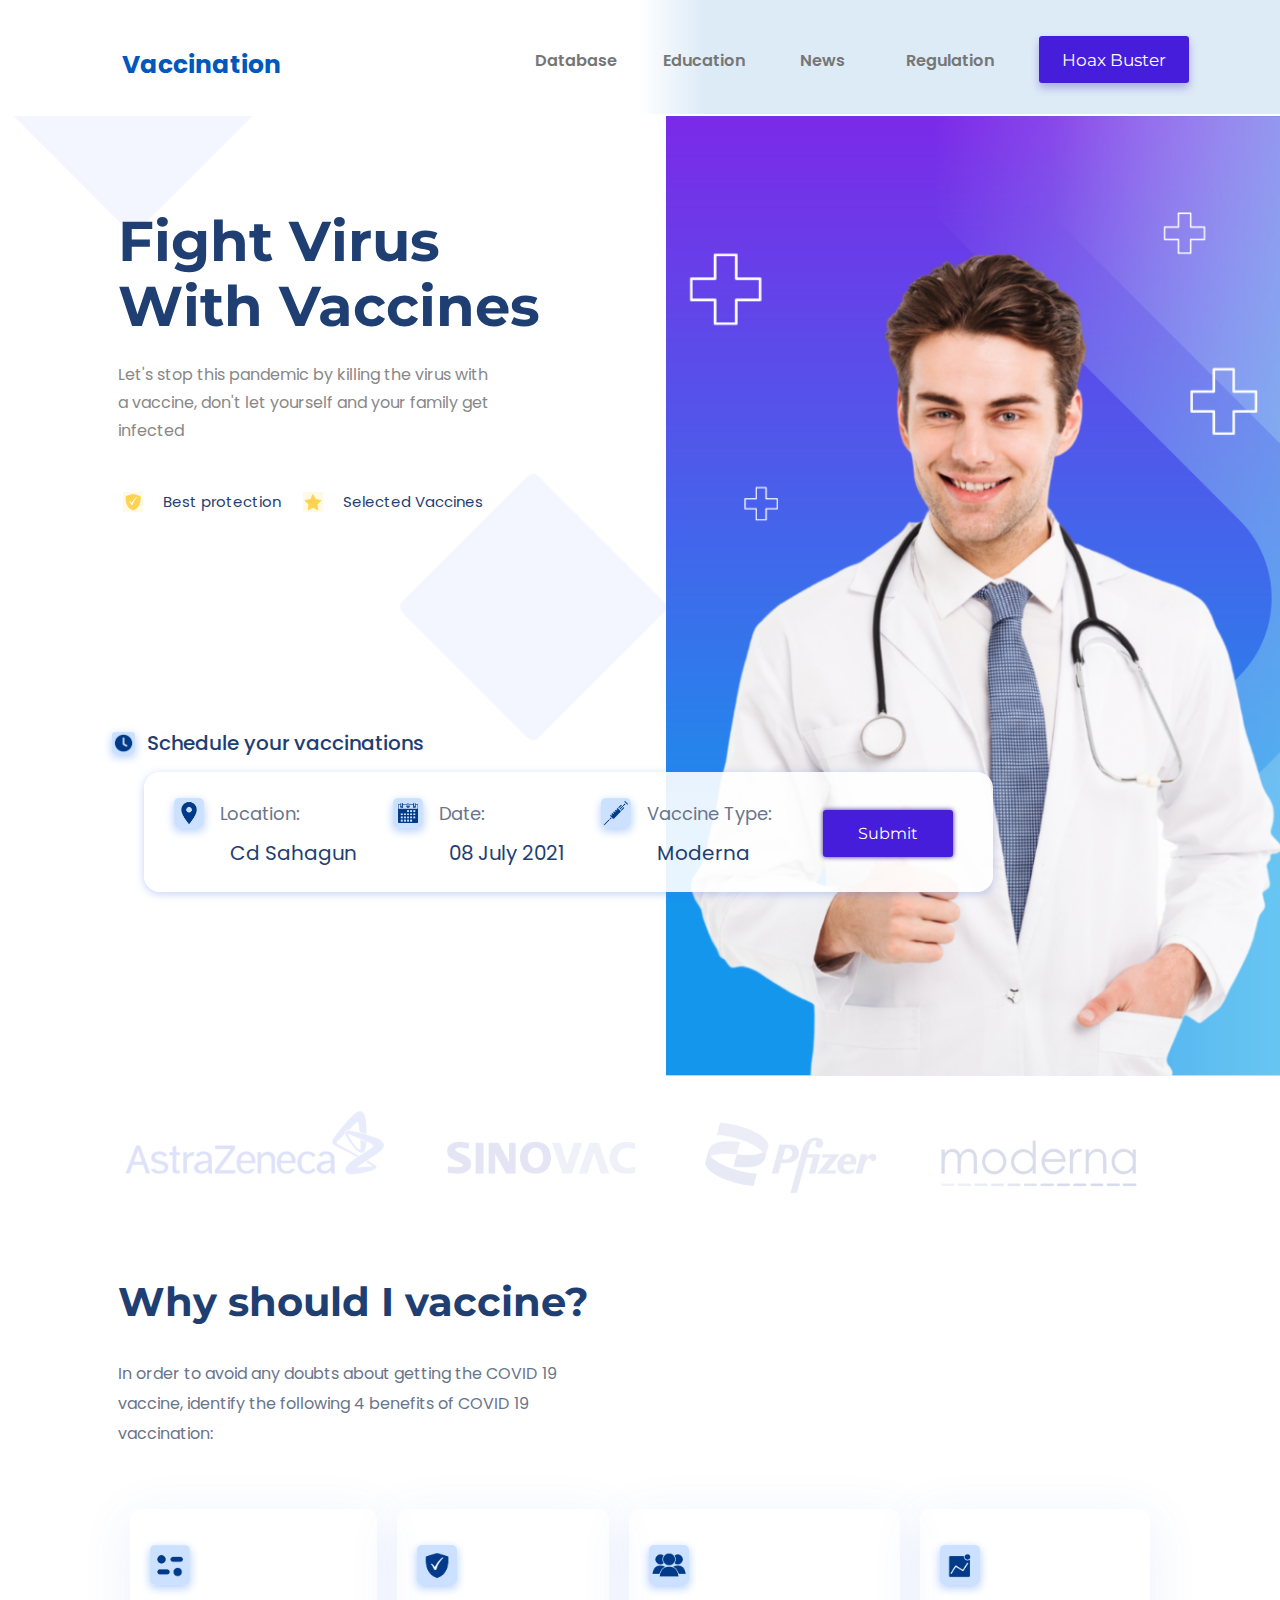
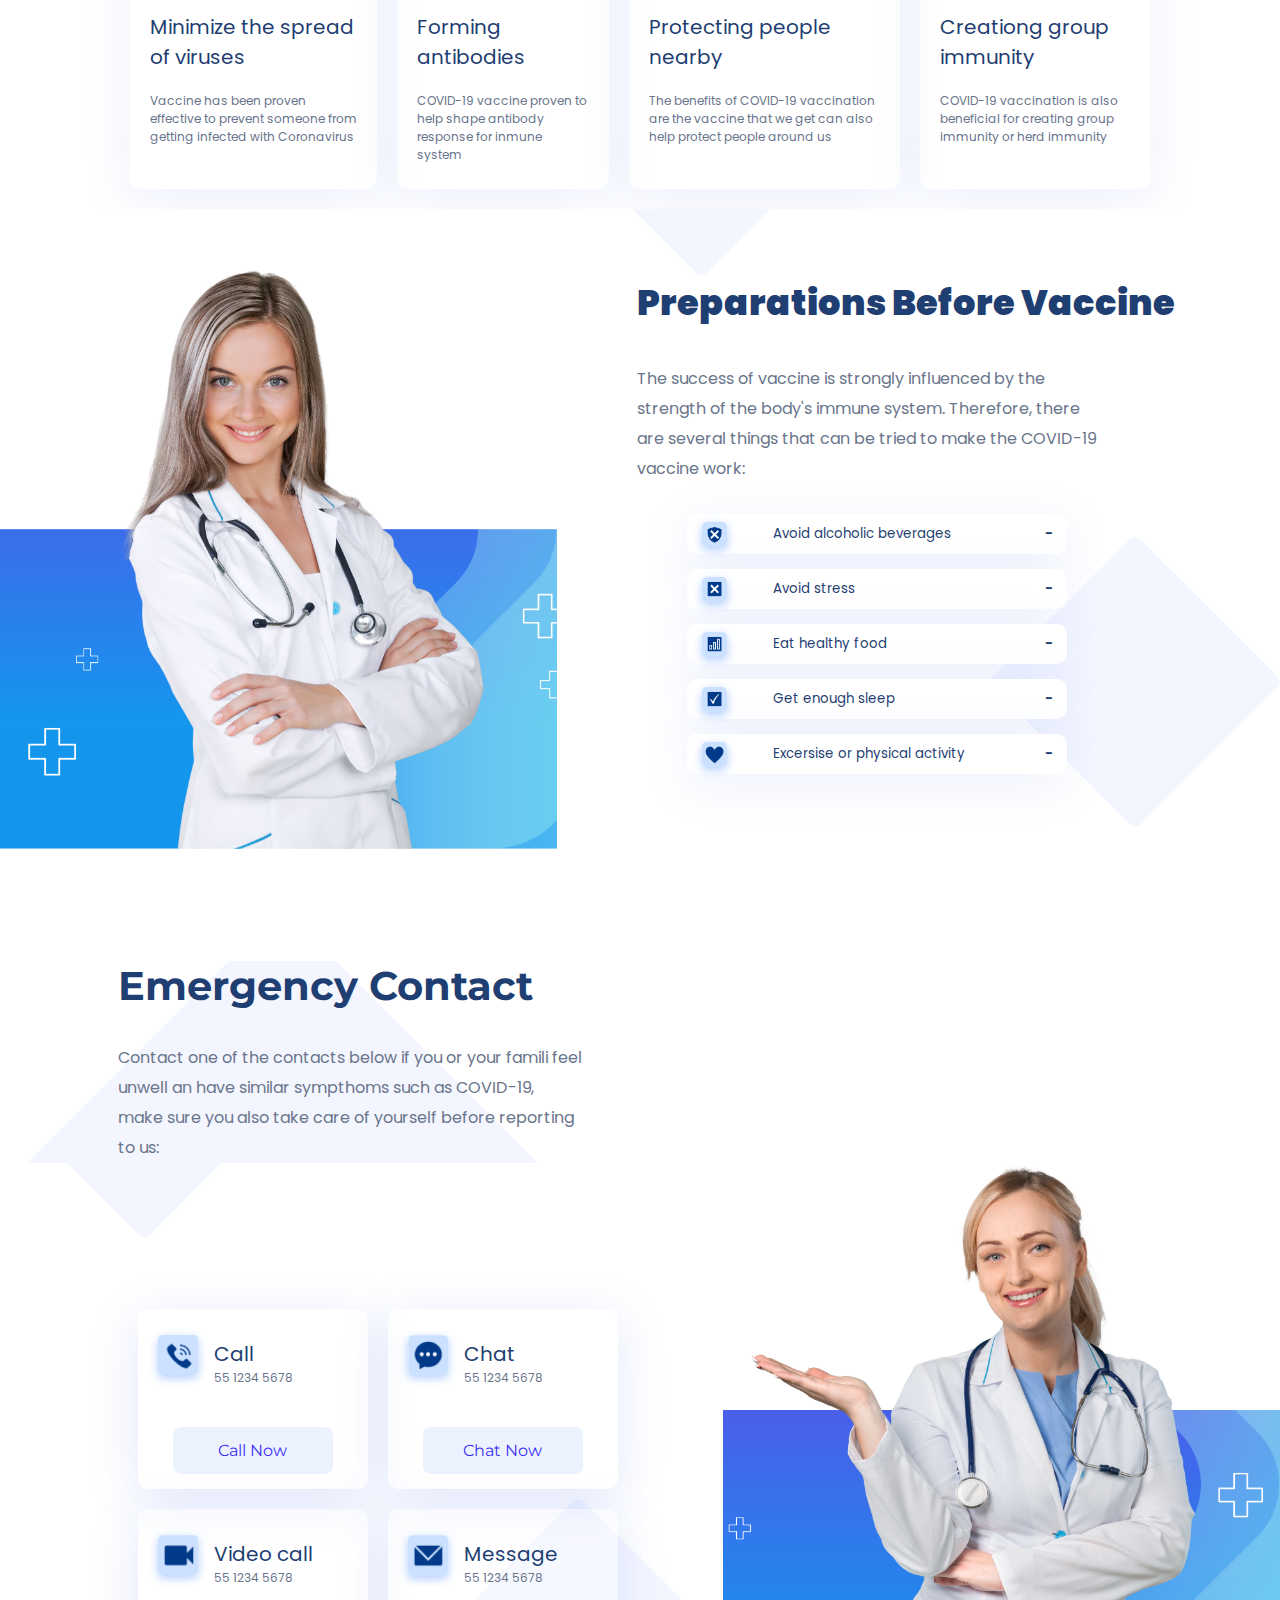
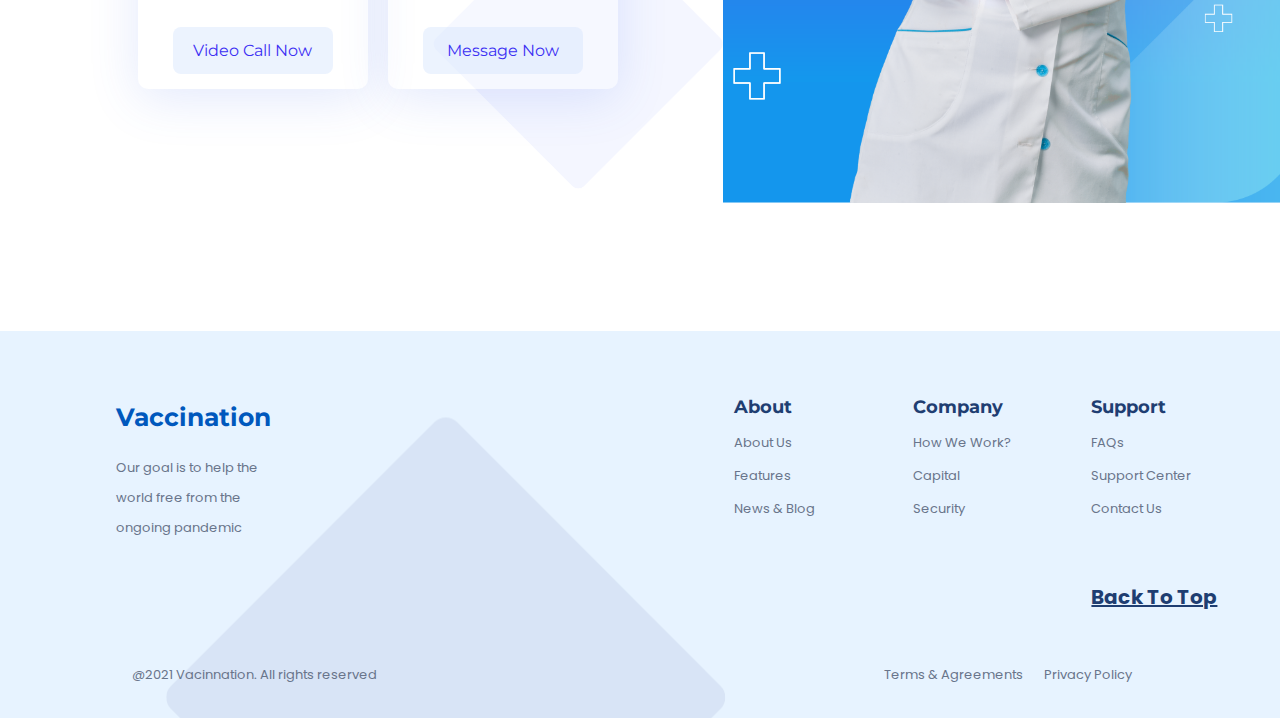
<file: 03 - CSS/index.html>
<!DOCTYPE html>
<html lang="en">
<head>
    <meta charset="UTF-8">
    <meta http-equiv="X-UA-Compatible" content="IE=edge">
    <meta name="viewport" content="width=device-width, initial-scale=1.0">
    <link rel="stylesheet" href="style.css" type="text/css">
    <link rel="preconnect" href="https://fonts.googleapis.com">
    <link rel="preconnect" href="https://fonts.gstatic.com" crossorigin>
    <link href="https://fonts.googleapis.com/css2?family=Montserrat:wght@600;700&family=Poppins:wght@500;600;700&family=Roboto:wght@500&display=swap" rel="stylesheet">
    <title>Vacuna Web</title>
</head>
<body>

    <div class="header" name="header">
        <div class="Vaccination"><p class="vac"><b>Vaccination</b> </p></div>
        <div class="Database he"><p class="fo">Database</p></div>
        <div class="Education he"><p class="fo">Education</p></div>
        <div class="New he"><p class="fo">News</p></div>
        <div class="Regulation he"><p class="fo">Regulation</p></div>
        <div class="Buster"><p class="fbox">Hoax Buster</p></div>
    </div>

    <section class="first">
        <div class="c-izq">
            <h2>Fight Virus With Vaccines</h2>
            <p class="cit">Let's stop this pandemic by killing the virus with a vaccine, don't let yourself and your family get infected </p>
            <div class="etiq">
                <p class="shield"><img src="assets/shield.png" alt="shield" width="20px" class="ss"> Best protection</p>
                <p class="star"><img src="assets/star.png" alt="shield" width="20px" class="ss">Selected Vaccines</p>
            </div>
        </div>
        <div class="c-der"></div>
    </section>

    <section class="schedule">
        <img src="assets/clock.png" alt="clock" width="23px" class="cl">
        <p class="clock">Schedule your vaccinations</p>
    </section>

    <section class="banner">
        <img src="assets/loc.png" alt="location" width="30px" class="loc ban">
        <div>
        <p class="loca">Location: <p class="jak">Cd Sahagun</p></p></div>
        <img src="assets/date.png" alt="date" width="30px" class="dat ban">
        <div>
        <p class="date">Date: <p class="jul">08 July 2021</p></p></div>
        <img src="assets/vac.png" alt="vactype" width="30px" class="typ ban">
        <div>

        <p class="type">Vaccine Type: <p class="mod">Moderna</p></p></div>
        <div> 
            <p class="bansub">Submit</p>
        </div>
    </section>

    <section class="typesof">
        <img src="assets/typesvac.png" alt="typesOfVac" width="1150px">
    </section>

    <section class="why">
        <h2>Why should I vaccine?</h2>
        <p>In order to avoid any doubts about getting the COVID 19 vaccine, identify the following 4 benefits of COVID 19 vaccination:</p>
    </section>

    <section class="topping">
        <div class="minimize hov">
            <img src="assets/bmin.png" alt="bshiel" width="40px" class="loc">
            <p class="topti">Minimize the spread of viruses</p>
            <p class="topp">Vaccine has been proven effective to prevent someone from getting infected with Coronavirus</p>
        </div>
        <div class="forming hov">
            <img src="assets/bshield.png" alt="bshiel" width="40px" class="loc">
            <p class="topti">Forming antibodies</p>
            <p class="topp">COVID-19 vaccine proven to help shape antibody response for inmune system</p>
        </div>
        <div class="protect hov">
            <img src="assets/bgroup.png" alt="bgroup" width="40px" class="loc">
            <p class="topti">Protecting people nearby</p>
            <p class="topp">The benefits of COVID-19 vaccination are the vaccine that we get can also help protect people around us</p>
        </div>
        <div class="creati hov">
            <img src="assets/bcre.png" alt="bcre" width="40px" class="loc">
            <p class="topti">Creationg group immunity</p>
            <p class="topp">COVID-19 vaccination is also beneficial for creating group immunity or herd immunity</p>
        </div>
    </section>

    <section class="second">
        <div class="s-izq"></div>
        <div class="s-der">
            <p class="prepa"><b>Preparations Before Vaccine</b> </p>
            <p class="succ">The success of vaccine is strongly influenced by the strength of the body's immune system. Therefore, there are several things that can be tried to make the COVID-19 vaccine work:</p>
            <div class="acco">

                <button class="collapsible acordeon active hov">
                    <img src="assets/sshield.png" alt="sshield" width="25px" class="simg">
                    <p>Avoid alcoholic beverages</p>
                </button>
                <div class="content"><p> Drinking alcohol could contribute to the weakening of the immune system and alter or interfere with the response of the vaccine against the coronavirus or its different strains.</p></div>
        
                <button class="collapsible acordeon active hov">
                    <img src="assets/stach.png" alt="sshield" width="25px" class="simg">
                    <p>Avoid stress</p>
                </button>
                <div class="content"><p>Stress has profound effect on immune work. Moreover, prolonged stress can increase cortisol production and oxidative stress in the body.</p></div>

                <button class="collapsible acordeon active hov">
                    <img src="assets/sstad.png" alt="sstad" width="25px" class="simg">
                    <p>Eat healthy food</p>
                </button>
                <div class="content"><p>Avoid processed junk, refined sugars (including artificial sweeteners), dairy, refined grains, vegetable oils, dairy, alcohol and fried foods.</p></div>

                <button class="collapsible acordeon active hov">
                    <img src="assets/spal.png" alt="spal" width="25px" class="simg">
                    <p>Get enough sleep</p>
                </button>
                <div class="content"><p>Sleep can increase the effectiveness of COVID-19 vaccines.</p></div>

                <button class="collapsible acordeon active hov">
                    <img src="assets/sheart.png" alt="sshield" width="25px" class="simg">
                    <p>Excersise or physical activity</p>
                </button>
                <div class="content"><p>Regular physical exercise is beneficial for the body and mind. May reduce the risk of diseases that can increase vulnerability to COVID-19.</p></div>
            </div>
        </div>
    </section>


    <section class="swhy">
        <h2>Emergency Contact</h2>
        <p>Contact one of the contacts below if you or your famili feel unwell an have similar sympthoms such as COVID-19, make sure you also take care of yourself before reporting to us:</p>
    </section>

    <section class="tercer">
        <div class="t-izq">
            <div class="contact">
                <div class="thov">
                    <div class="tertop">
                        <img src="assets/tpho.png" alt="messenger" width="40px" class="loc">
                        <div><p class="tt">Call <p class="ts">55 1234 5678</p></p></div>
                    </div>
                    <p class="now">Call Now</p>
                </div>

                <div class="thov">
                    <div class="tertop">
                        <img src="assets/tmes.png" alt="messenger" width="40px" class="loc">
                        <div><p class="tt">Chat <p class="ts">55 1234 5678</p></p></div>
                    </div>
                    <p class="now">Chat Now</p>
                </div>

                <div class="thov">
                    <div class="tertop">
                        <img src="assets/tvid.png" alt="messenger" width="40px" class="loc">
                        <div><p class="tt">Video call <p class="ts">55 1234 5678</p></p></div>
                    </div>
                    <p class="now">Video Call Now</p>
                </div>

                <div class="thov">
                    <div class="tertop">
                        <img src="assets/tmail.png" alt="messenger" width="40px" class="loc">
                        <div><p class="tt">Message <p class="ts">55 1234 5678</p></p></div>
                    </div>
                    <p class="now">Message Now</p>
                </div>
            </div>
        </div>


        <div class="t-der"></div>
    </section>

    <section class="footer">
        <div class="firstfoot">
            <div class="vacin">
                <h2 class="vacun">Vaccination</h2>
                <p class="our">Our goal is to help the world free from the ongoing pandemic</p>
            </div>

            <div>
                <h2 class="f-der">About</h2>
                <p class="dour">About Us</p>
                <p class="dour">Features</p>
                <p class="dour">News & Blog</p>
            </div>

            <div>
                <h2 class="f-der">Company</h2>
                <p class="dour">How We Work?</p>
                <p class="dour">Capital</p>
                <p class="dour">Security</p>
            </div>

            <div>
                <h2 class="f-der">Support</h2>
                <p class="dour">FAQs</p>
                <p class="dour">Support Center</p>
                <p class="dour">Contact Us</p>
                <br><br>
                <a href="#" class="our back"><b> Back To Top</b></a>
            </div>
        </div>
        <div class="secondfoot">
            <p class="fdour sf">@2021 Vacinnation. All rights reserved</p>
            <p class="fdour sf">Terms & Agreements &nbsp;&nbsp;&nbsp;&nbsp;&nbsp; Privacy Policy</p>
        </div>
    </section>
<script>
var coll = document.getElementsByClassName("collapsible");
var i;
for (i = 0; i < coll.length; i++) {
  coll[i].addEventListener("click", function() {
    this.classList.toggle("active");
    var content = this.nextElementSibling;
    if (content.style.maxHeight){
      content.style.maxHeight = null;
    } else {
      content.style.maxHeight = content.scrollHeight + "px";
    } 
  });
}
</script>

</body>
</html>
</file>
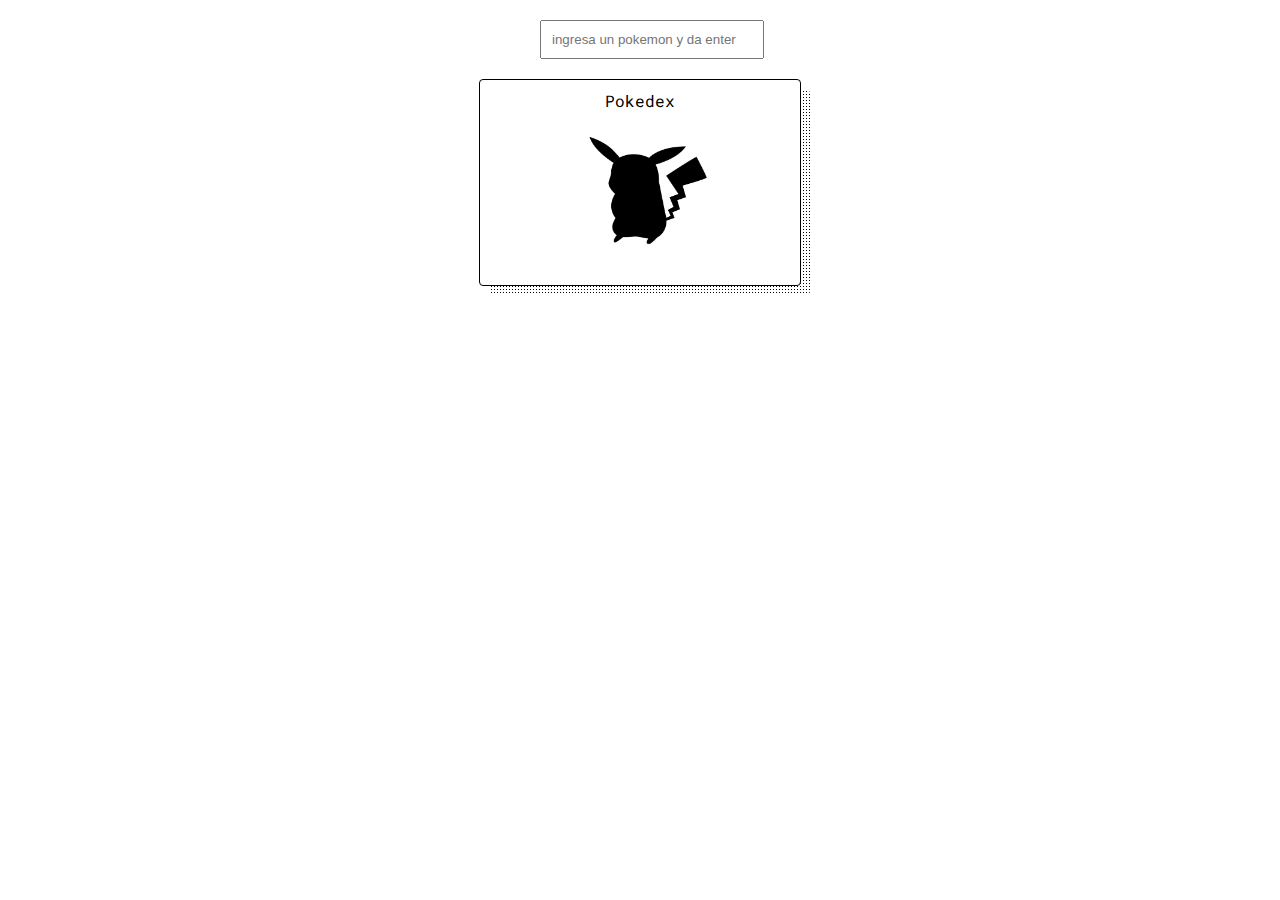
<file: 04 - JS/Pokedex/index.html>
<!DOCTYPE html>
<html lang="en">

<head>
    <meta charset="UTF-8">
    <meta http-equiv="X-UA-Compatible" content="IE=edge">
    <meta name="viewport" content="width=device-width, initial-scale=1.0">
    <title>Pokedex</title>

    <!--Icono de mi pagina web-->
    <link rel="shortcut icon" href="https://cdn.icon-icons.com/icons2/850/PNG/128/Pokeball_icon-icons.com_67448.png" type="image/x-icon">

    <!--Font Styles-->
    <link href="https://fonts.googleapis.com/css2?family=Roboto+Mono&display=swap" rel="stylesheet">
    <!--Scripts js-->
    <script src="js/script.js" type="text/javascript" defer></script>
    <!--Ojas de estilos css-->
    <link href="css/styles.css" rel="stylesheet" />
    <!--nombre del sitio web para mostrar al comparir url-->
    <meta property="og:site_name" content="Pokedex" />
    <!--titulo del sitio web al compartir el url-->
    <meta name="title" content="Pokedex">
    <!--descripcion del sitio-->
    <meta name="description" content="Hola Bienvenido!!, Aquí aprenderás muchas cosas nuevas respecto a los pokemones">
    <!--tags del sitio-->
    <meta data-react-helmet="true" name="keywords" content="Microsoft, tienda, productos,
    compatibilidad, Xbox One, Xbox 360, juegos, juegos en Windows, Xbox Live, entretenimiento,
    Star Wars™ Battlefront™, Xbox, comprar, disponible próximamente, nuevo, oferta, paquete,
    paquete Xbox One S Battlefield 1 Edición Especial, Edición Deluxe de suscriptor temprano, 
    1&nbsp;TB, accesorios, consolas, Gears of War 4, reservar, NFL en Xbox, NFL, NFL, 
    sistema de entretenimiento 4K, aficionados de la NFL, jugar, la más confiable, red de juegos, 
    compatibilidad con versiones anteriores, Xbox Play Anywhere, comunidad, PC Windows 10, juegos de Xbox 360, 
    características avanzadas, accesorios para Xbox, Xbox Design Lab, personalizar, Control inalámbrico Xbox, 
    color, Control inalámbrico Xbox Elite, Gears of War 4 Edición Limitada, 
    Auriculares estéreo Fuerzas armadas de edición especial para Xbox One, 
    diseña el tuyo, canjear código, eventos, Xbox Wire, ofertas, ofertas especiales">
    <!--tags del sitio-->
    <meta name="keywords" content="tech mex, java, microsoft, devops, java, python, Mysql, software, gaming, developer, course, ingeniero, youtube">
    <!--miniatura de la pagina-->
    <meta property="og:image" content="https://static.posters.cz/image/750/posters/pokemon-eevee-i32673.jpg">
    <meta property="og:image:width" content="1200">
    <meta property="og:image:height" content="630">
    <!--miniatura-->
    <link rel="image_src" href="https://static.posters.cz/image/750/posters/pokemon-eevee-i32673.jpg">

</head>

<body>
    <!--form to shear a pokemon-->
    <form action="" onsubmit="searchPokemon(event)">
        <input type="text" name="pokemon" autocomplete="off" required placeholder="ingresa un pokemon y da enter">

    </form>
    <!--carta de datos del pokemon-->
    <div data-poke-card class="poke-card">
        <div data-poke-name>Pokedex</div>
        <!--imagen para casos de // no encontrar pokemon-->
        <div data-poke-img-container class="img-container">
            <img data-poke-img class="poke-img" src="img/poke-shadow.png" />
        </div>
        <div data-poke-id></div>
        <div data-poke-types class="poke-types"></div>
        <div data-poke-stats class="poke-stats"></div>
    </div>
</body>

</html>
</file>
<file: 03 - CSS/style.css>
*{
    font-family: 'Poppins', sans-serif;
}
html{
    cursor: default;
}

body{
    margin: 0;
    
    
}

.header {
    background: linear-gradient(90deg, rgba(252, 252, 252, 0) 49.9%, rgb(221, 235, 247) 55%);
    height: 90px;
    display: grid;
    grid-template-columns: 4fr 1fr 1fr 1fr 1fr 2fr;
    grid-template-rows: 80px;
    text-align: center;
    padding-top: 24px;
}

.Vaccination{
    font-size: 30px;
    color: rgb(0, 88, 189);
    text-align: left;
}
.vac{
    font-family: 'Montserrat', sans-serif;
    margin: 22px;
    margin-left: 122px;
    font-size: 25px;
}

.he{
    font-weight: 600;
    margin-top: 8px;
    color: rgb(119, 118, 118);
    font-size: 13.5px;
}

.New, .Regulation{
    padding-right: 20px;
}

.fo{
    font-size: larger;
}

.fo:hover{
    cursor: pointer;
    color: #1f3e72;
    transform: scale(1.05,1.05);
    transition: .02s;
}

.fbox{
    font-family: 'Montserrat', sans-serif;
    background-color: rgb(70, 29, 218);
    color: white;
    width: 150px;
    height: 47px;
    display: flex;
    justify-content: center;
    align-items: center;
    border-radius: 3px;
    margin-left: 15px;
    box-shadow: 0px 5px 8px rgba(56, 30, 173, 0.3);
    font-size: 17px;
    margin-top: 12px;
}

.fbox:hover{
    transform: scale(1.05,1.05);
    box-shadow: 0px 2px 8px rgba(0,0, 0, 0.3);
    transition: 0.2s;
    cursor: pointer;
}

.first{
    margin-top: 2px;
    position: relative;
    display:grid;
    grid-template-columns: 1.3fr 1.2fr;
}


.c-der{
    background-image: url(assets/fimg4.png);
    height: 60rem;
    background-size: cover;
    background-repeat: no-repeat;
    background-position: center center;
}

.c-izq{
    padding-top: 2.9rem;
    padding-left: 7.4rem;
    background-image: url(assets/ffond2.png);
    background-blend-mode: soft-light;
    height: 40rem;
    background-size: cover;
    background-repeat: no-repeat;
    background-position: left center;
}

.c-izq h2{
    font-family: 'Montserrat', sans-serif;
    color: #1f3e72;
    font-weight: 600;
    text-transform: initial;
    font-size: 3.5rem;
    font-weight: 700;
    width: 80%;
    text-align: left;
    margin-bottom: 22px;
    line-height: 65px;
    
}

.cit{
    margin-top: 0px;
    color: rgb(136, 136, 136);
    width: 380px;
    font-size: 16px;
    margin-bottom: 30px;
    line-height: 28px;
}

.etiq{
    margin-right: 0;
    margin-left: 5px;
    width: 400px;
    font-size: 1.4rem;
    display: flex;
    /* gap: 3rem; */
}

.shield{
    color: #1f3e72;
    display: grid;
    grid-template-columns: 25px 140px;
    grid-template-rows: 1fr;
    text-align: left;
    font-size: 15px;
    gap: 15px;
}
.ss{
    margin-top: 2px;
}

.star{
    color: #1f3e72;
    display: grid;
    grid-template-columns: 25px 190px;
    grid-template-rows: 1fr;
    text-align: left;
    font-size: 15px;
    gap: 15px;
}

.schedule{
    font-family: 'Poppins', sans-serif;
    color: #1f3e72;
    position: absolute;
    align-items: center;
    padding-left: 0rem;
    margin-top: -23rem;
    margin-left: 7rem ;
    display: grid;
    grid-template-columns: 20px 300px;
    gap: 15px;

}

.cl{
    border-radius: 0.2rem;
    box-shadow: 0px 3px 10px #b3cefd;
}
.clock{
    font-size: 20px;
    font-weight: 500;
}

.banner{
    font-family: 'Poppins', sans-serif;
    background-color: rgba(255, 255, 255, 0.9);
    height: 100px;
    position: absolute;
    display: flex;
    gap: 1rem;
    align-items: flex-start;
    padding: 1rem;
    box-shadow: 0px 2px 8px rgba(68, 106, 233, 0.3);
    border-radius: 1rem;
    margin-left: 9rem;
    margin-top: -19rem;
    padding: 10px 40px 10px 30px ;
}

.banner:hover {
    transform: scale(1.01,1.01);
    box-shadow: 0px 10px 40px rgb(3 19 23 / 25%);
    transition: 0.3s;
}

.loc, .dat, .typ{
    margin-top: 16px;
    border-radius: 0.3rem;
    box-shadow: 0px 3px 10px #b3cefd;
}

.loca, .date, .type{
    font-size: 18px;
    color: #69758b;
    margin-right: 20px;
}

.jak, .jul, .mod{
    font-size: 20px;
    margin-top: -7px;
    margin-left: 10px;
    color: #1f3e72;
    margin-right: 20px;
}

.bansub{
    font-family: 'Montserrat', sans-serif;
    background-color: rgb(70, 29, 218);
    box-shadow: 0px 0px 5px rgba(24, 1, 104, 0.842);
    color: white;
    width: 130px;
    height: 47px;
    display: flex;
    justify-content: center;
    align-items: center;
    border-radius: 3px;
    margin-left: 15px;
    margin-top: 28px;
}

.bansub:hover{
    transform: scale(1.05,1.05);
    box-shadow: 0px 2px 8px rgba(0,0, 0, 0.3);
    transition: 0.3s;
    cursor: pointer;
}
.typesof{
    display: flex;
    justify-content: center;
    align-items: center;
}

.why{
    padding-left: 7.4rem;
}

.why h2{
    font-family: 'Montserrat', sans-serif;
    color: #1f3e72;
    text-transform: initial;
    font-size: 2.5rem;
    font-weight: 700;
    width: 80%;
    text-align: left;
}

.why p{
    color: #69758b;
    width: 40%;
    line-height: 30px
}

.topping{
    margin-top: 50px;
    padding-left: 7.5rem;
    display: flex; 
    flex-flow: row;
    width: 65rem;
    height: 300px;
    justify-content: space-between;
}

.hov:hover{
    transform: scale(1.05,1.05);
    box-shadow: 0px 2px 8px rgba(68, 106, 233, 0.3);
    /* padding-top: 0; */
    transition: 0.2s;
}

.minimize, .forming, .protect, .creati{
    
    box-shadow: 0px 10px 50px rgba(68, 106, 233, 0.1);
    border-radius: 10px;
    padding: 20px;
    margin: 10px;
}

.topti{
    color: #1f3e72;
    font-size: 20px;
    
}

.topp{
    color: #69758b;
    font-size: 12px;
}

.second{
    margin-top: 10px;
    position: relative;
    display:grid;
    grid-template-columns: 1fr 1.3fr;
}

.s-izq{
    background-image: url(assets/nur.png);
    height: 40rem;
    background-size: cover;
    background-repeat: no-repeat;
    background-position: center center;
}

.s-der{
    padding-top: 2rem;
    padding-left: 5rem;
    padding-right: 3rem;
    background-image: url(assets/ffond2.png);
    background-blend-mode: soft-light;
    height: 37rem;
    background-size: cover;
    background-repeat: no-repeat;
    background-position: left center;

}

.prepa {
    font-family: 'Montserrat', sans-serif;
    color: #1f3e72;
    text-transform: initial;
    font-size: 2.2rem;
    font-weight: 700;
    width: 100%;
    text-align: left;
}

.succ {
    margin-bottom: 0;
    color: #69758b;
    width: 78%;
    line-height: 30px
}

/* .acco{
    display: grid;
    grid-template-rows: repeat(7, 50px);
    margin-left: 50px;
    margin-top: 50px;
    row-gap: 10px;
    width: 300px;
} */

.acordeon{
    color: #1f3e72;
    display: flex;
    flex-flow: row;
    justify-content: center;
    align-items: center;
    width: 380px;
    height: 40px;
    justify-content: space-between;
    background-color: white;
    border: 0px;
    border-radius: 10px;
    padding-right: 15px;
    padding-left: 15px;
    box-shadow: 0px 10px 50px rgba(68, 106, 233, 0.1);
}

.simg{
    border-radius: 0.3rem;
    box-shadow: 0px 3px 10px #b3cefd;
}

.acordeon p{
    width: 220px;
    text-align: left;
}


.acco{
    margin-left: 50px;
    margin-top: 30px;
    width: 300px;
}


.collapsible {
    margin-top: 0px;
    color: #1f3e72;
    display: flex;
    flex-flow: row;
    justify-content: center;
    align-items: center;
    width: 380px;
    height: 40px;
    justify-content: space-between;
    background-color: white;
    border: 0px;
    border-radius: 10px;
    padding-right: 15px;
    padding-left: 15px;
    box-shadow: 0px 10px 50px rgba(68, 106, 233, 0.1);
}

.active, .collapsible:hover {
    cursor: pointer;
}
  
.collapsible:after {
    content: '\002B';
    color: #1f3e72;
    font-weight: bold;
    float: right;
    margin-left: 5px;
}
  
.active:after {
    content: "\2212";
    color: #1f3e72;
}
  
.content {
    margin-top: 10px;
    margin-left: 20px;
    margin-bottom: 5px;
    width: 350px;
    max-height: 0;
    overflow: hidden;
    transition: max-height .4s ease-out;
    background-color: #ffffff91;
    box-shadow: 0px 10px 50px rgba(68, 106, 233, 0.2);
    font-size: 11px;
    border-radius: 5px;
    color: #69758b;
}

.content p{
    padding: 0px;
    padding-left: 10px;
    padding-right: 5px;
}

.content p:hover{
    cursor: cell;
}


.swhy{
    padding-left: 7.4rem;
    margin-top: 7rem;
    background-image: url(assets/ffond2.png);
}

.swhy h2{
    font-family: 'Montserrat', sans-serif;
    color: #1f3e72;
    text-transform: initial;
    font-size: 2.5rem;
    font-weight: 700;
    width: 80%;
    text-align: left;
}

.swhy p{
    color: #69758b;
    width: 40%;
    line-height: 30px;
    margin-bottom: 0;
}

.tercer{
    margin-top: 0px;
    position: relative;
    display:grid;
    grid-template-columns: 1.3fr 1fr;
    grid-template-rows: 38rem;
}

.t-der{
    background-image: url(assets/Tdoc.png);
    height: 40rem;
    background-size: cover;
    background-repeat: no-repeat;
    background-position: center center;
}

.t-izq{
    padding-top: 2rem;
    padding-left: 5rem;
    padding-right: 3rem;
    background-image: url(assets/ffond2.png);
    height: 38rem;
    background-size: cover;
    background-repeat: no-repeat;
    background-position: center center;
    display: flex;
    justify-content: center;
    align-items: center;
}



.contact{
    display: grid;
    grid-template-columns: 230px 230px;
    grid-template-rows: 180px 180px;
    gap: 20px;
    
}

.thov{
    background-color: rgba(255, 255, 255, 0.247);
    box-shadow: 0px 10px 50px rgba(68, 106, 233, 0.15);
    padding: 10px;
    padding-left: 20px;
    border-radius: 10px;
}
.thov:hover{
    transform: scale(1.05,1.05);
    box-shadow: 0px 2px 8px rgba(68, 106, 233, 0.3);
    /* padding-top: 0; */
    transition: 0.2s;
}

.tertop{
    display: flex;
    gap: 1rem;
    align-items: flex-start;
    height: 80px;
}

.tt{
    color: #1f3e72;
    margin-bottom: 0px;
    font-size: 20px;
}

.ts{
    margin-top: 0px;
    color: #69758b;
    font-size: 12px;
    margin-bottom: 0px;
}

.now{
    font-family: 'Montserrat', sans-serif;
    background-color: #d2e2fc6b;
    color: rgb(60, 47, 243);
    width: 160px;
    height: 47px;
    display: flex;
    justify-content: center;
    align-items: center;
    border-radius: 3px;
    margin-left: 15px;
    margin-top: 28px;
    border-radius: 8px;
}

.now:hover{
    cursor: pointer;
    box-shadow: 0px 0px 5px rgba(100, 92, 131, 0.842);
    background-color: rgb(60, 47, 243);
    color: white;
    transition: .3s;
}


.footer{
    margin: 0;
    margin-top: 10rem;
    background-color: #ccdfff81;
    padding: 50px 10px 10px 20px;
    background-color: #ccdfffd0;
    background-image: url(assets/footfond4.png);
    background-repeat: no-repeat;
    background-position: center;
}

.firstfoot{
    display: grid;
    grid-template-columns: 4fr 1fr 1fr 1fr;
}

.vacin{
    padding-left: 6rem;
}
.vacun{
    font-family: 'Montserrat', sans-serif;
    font-size: 25px;
    color: rgb(0, 88, 189);
}

.f-der{
    font-family: 'Montserrat', sans-serif;
    font-size: 18px;
    color: #1f3e72;
}

.our{
    width: 25%;
    font-size: 13px;
    color: #69758b;
    line-height: 30px;
}

.dour {
    font-size: 13px;
    color: #69758b;
}

.dour:hover{
    cursor: pointer;
    color: #1f3e72;
    transform: scale(1.05,1.05);
    transition: .02s;
}
.secondfoot{
    display: flex;
    flex-direction: row;
    justify-content: space-between;
    width: 80%;
    margin-left: 7rem;
    margin-top: 40px;
    margin-bottom: 10px;
}

.back{
    font-size: 20px;
    color: #1f3e72;
}
.back:hover {
    cursor: pointer;
    color: #9547df;
    
    transition: .02s;
}

.fdour {
    font-size: 13px;
    color: #69758b;
}
</file>
<file: 04 - JS/Pokedex/css/styles.css>
form {
    width: 200px;
    margin: 20px auto;
}

input {
    width: 100%;
    padding: 10px;
}

body {
    display: block;
    margin: 8px;
    background-image: url(https://www.gratistodo.com/wp-content/uploads/2016/07/14-1.jpg);
}

.poke-card {
    position: relative;
    height: fit-content;
    font-family: 'Roboto Mono', monospace;
    max-width: 300px;
    border-radius: 4px;
    color: #000;
    text-align: center;
    padding: 10px;
    margin: 0 auto;
    background-color: #FFF;
    border: 1px solid black;
}

.poke-card::before {
    content: '';
    background: radial-gradient(black 33%, transparent 33%);
    background-size: 3px 3px;
    border-radius: 4px;
    height: 100%;
    width: 100%;
    position: absolute;
    left: 10px;
    top: 10px;
    z-index: -1;
}

.img-container {
    position: relative;
    width: 180px;
    margin: 10px auto;
}

.poke-stats div {
    display: flex;
    justify-content: space-between;
    align-content: space-between;
    padding: 5px;
    font-size: 18px;
}

.poke-types div {
    padding: 5px;
    margin: 5px;
    border-radius: 4px;
    border: 1px dashed black;
}

.poke-img {
    width: 180px;
    border-radius: 50%;
}
</file>
